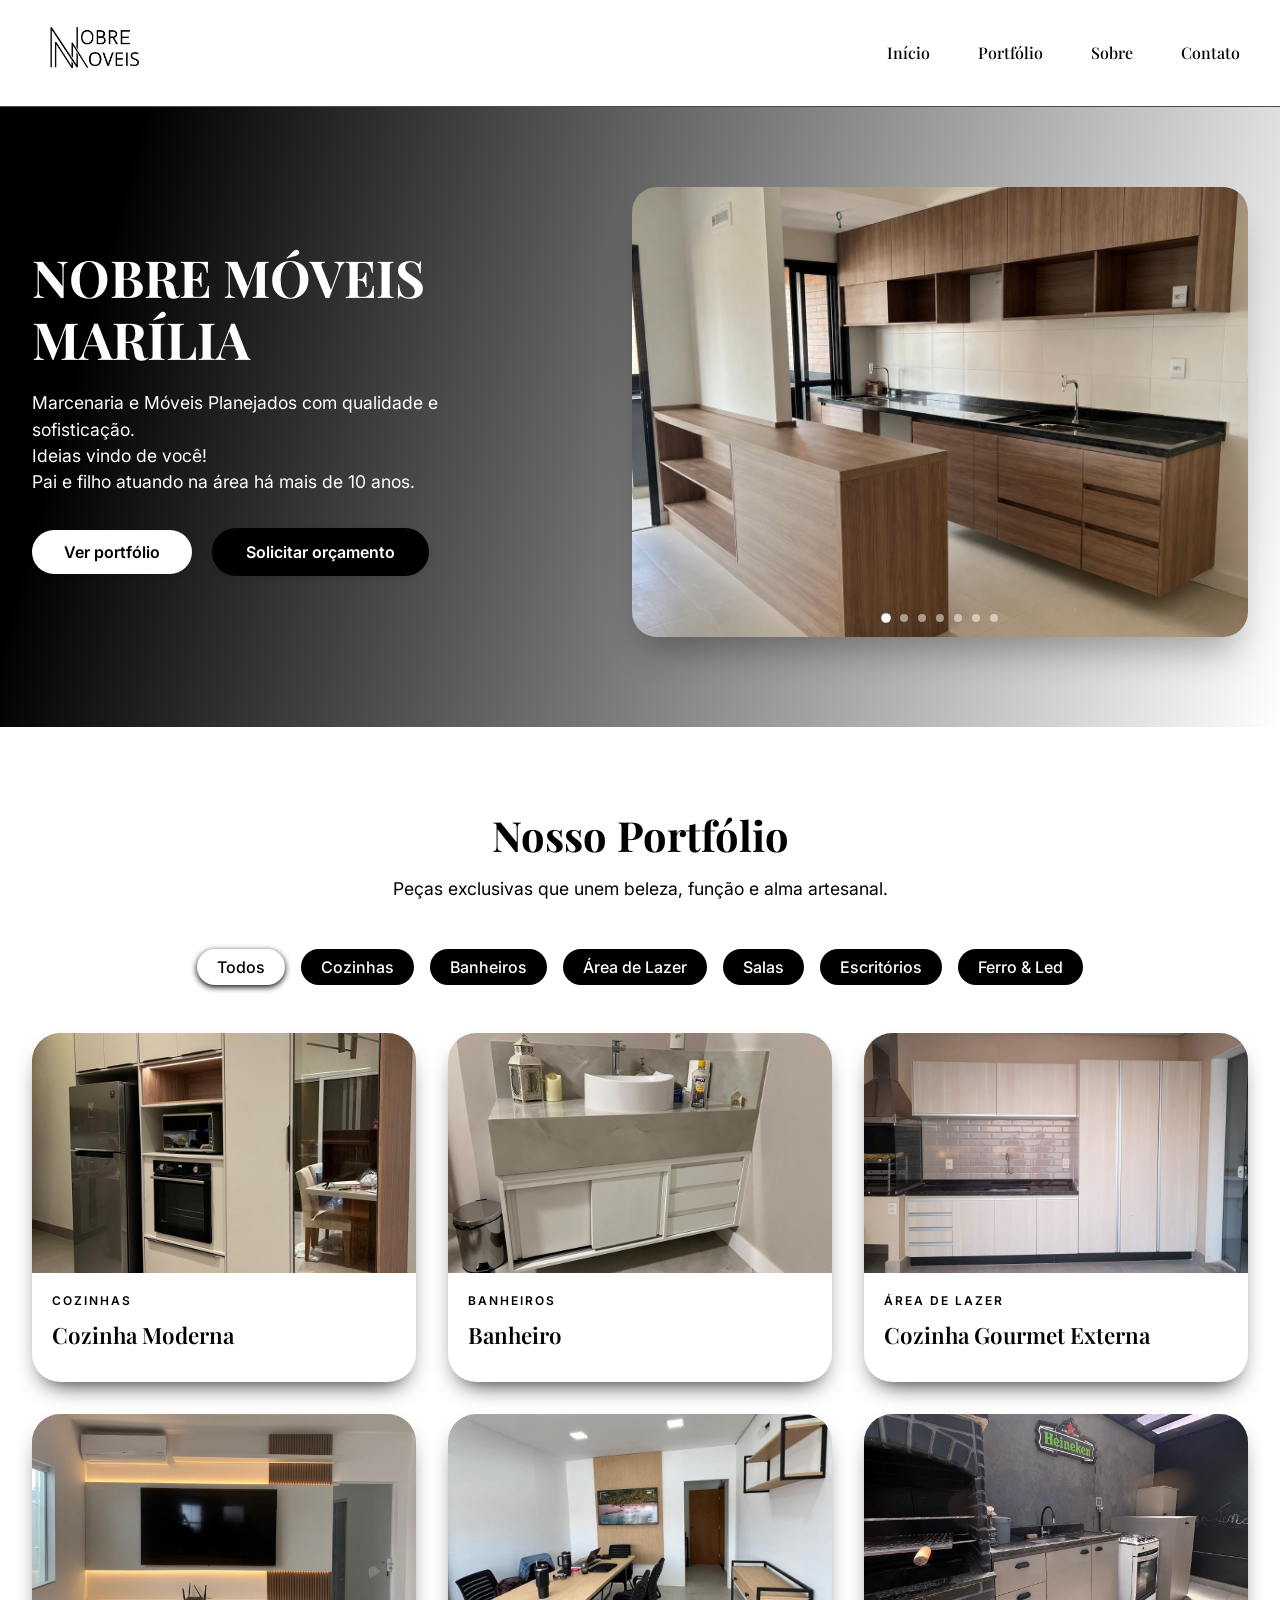
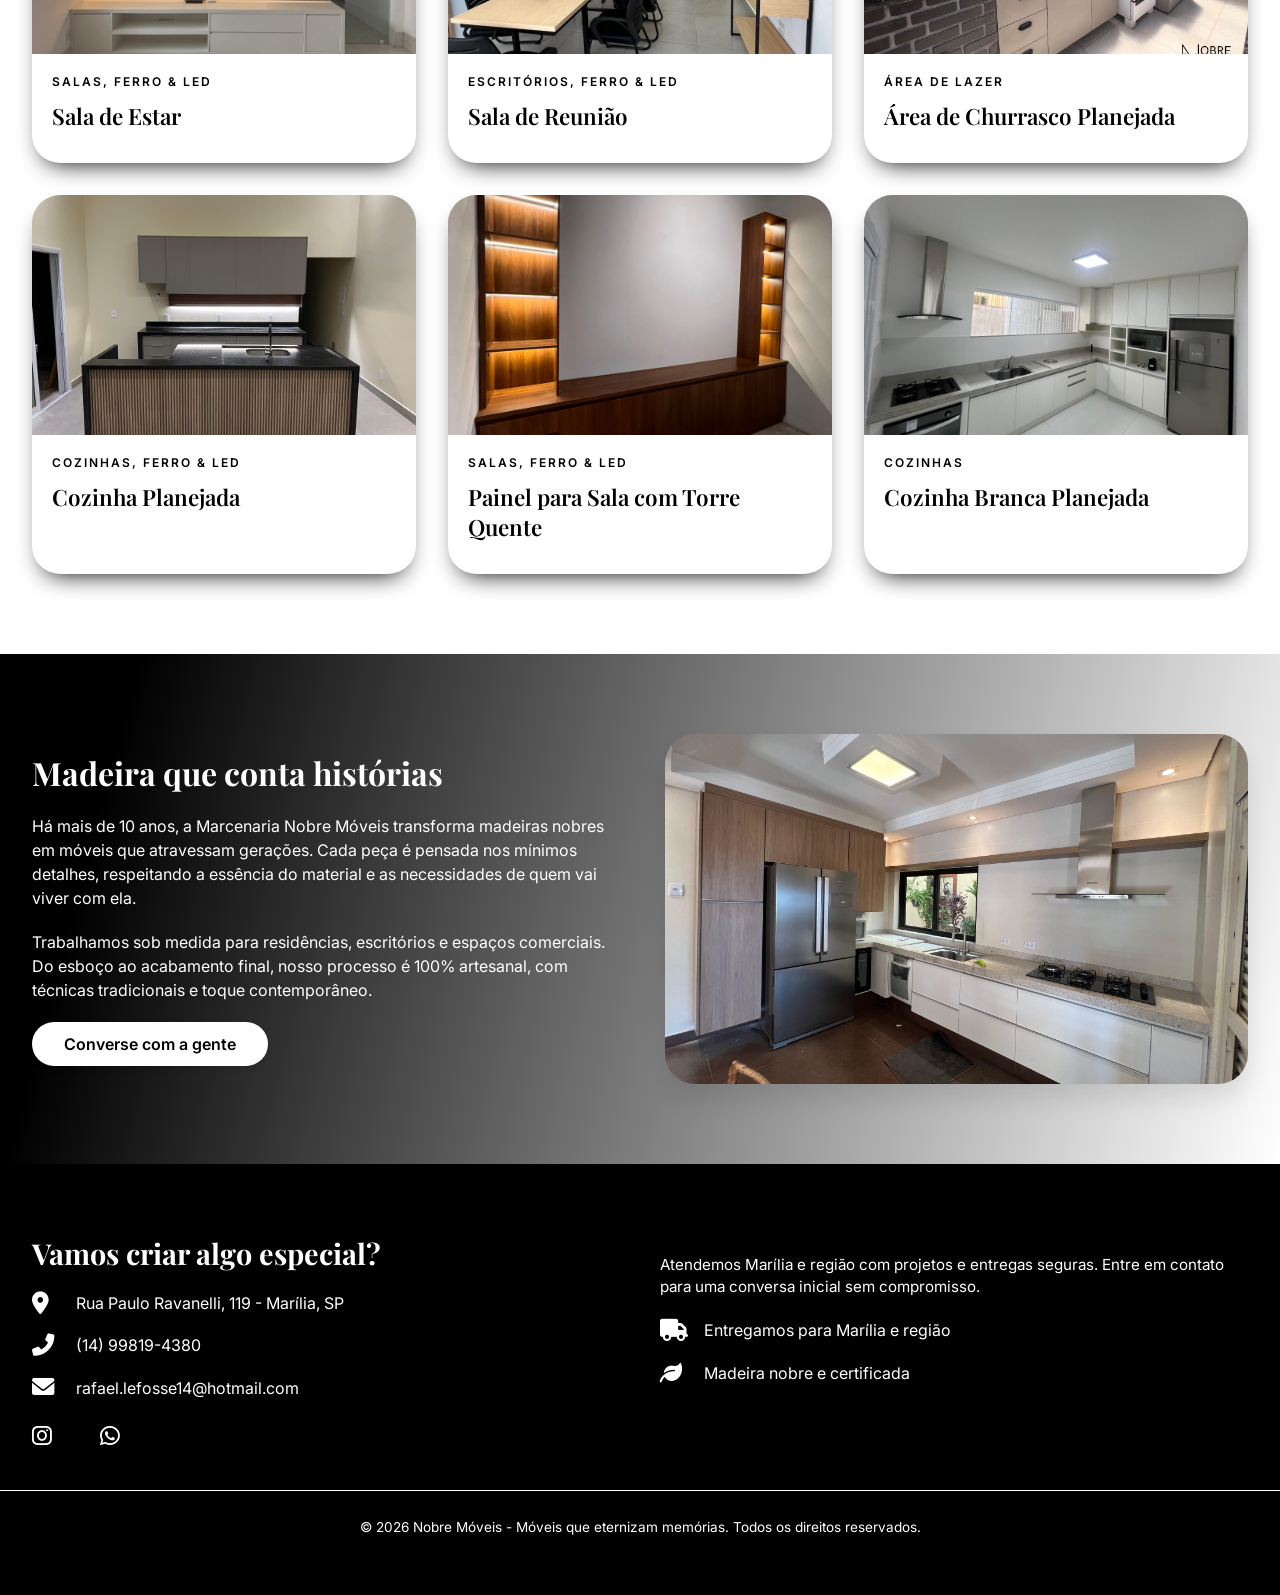
<file: index.html>
<!DOCTYPE html>
<html lang="pt-BR">

<head>
    <meta charset="UTF-8">
    <meta name="viewport" content="width=device-width, initial-scale=1.0">
    <title>Nobre Móveis | Marcenaria</title>
    <link rel="icon" href="./icone.jpeg" type="image/x-icon">
    <link
        href="https://fonts.googleapis.com/css2?family=Inter:opsz,wght@14..32,300;14..32,400;14..32,500;14..32,600;14..32,700&family=Playfair+Display:ital,wght@0,400;0,500;0,600;1,400&display=swap"
        rel="stylesheet">
    <link rel="stylesheet" href="https://cdnjs.cloudflare.com/ajax/libs/font-awesome/6.0.0-beta3/css/all.min.css">
    <link rel="stylesheet" href="style.css">
</head>

<body>

    <header>
        <div class="container nav-bar">
            <div class="logo"> <img src="./logo.jpeg" alt="logo"></span></div>
            <div class="menu-toggle" id="mobile-menu">
                <i class="fas fa-bars"></i>
            </div>
            <ul class="nav-links" id="nav-links">
                <li><a href="#home">Início</a></li>
                <li><a href="#portfolio">Portfólio</a></li>
                <li><a href="#sobre">Sobre</a></li>
                <li><a href="#contato">Contato</a></li>
            </ul>
        </div>
    </header>

    <section id="home" class="hero">
        <div class="container hero-grid">
            <div class="hero-text">
                <h1 class="hero-title">NOBRE MÓVEIS <br> MARÍLIA</h1>
                <p class="hero-desc">Marcenaria e Móveis Planejados com qualidade e sofisticação. <br> Ideias vindo de
                    você! <br> Pai e filho atuando na área há mais de 10 anos.</p>
                <div>
                    <a href="#portfolio" class="btn">Ver portfólio</a>
                    <a href="#contato" class="btn btn-outline">Solicitar orçamento</a>
                </div>
            </div>
            <div class="hero-img">
                <img id="heroFoto" src="Fotos/home.jpeg" alt="Nobre Móveis">
                <div class="hero-dots" id="heroDots"></div>
            </div>
        </div>
    </section>

    <section id="portfolio" class="portfolio">
        <div class="container">
            <h2 class="section-title">Nosso Portfólio</h2>
            <p class="section-sub">Peças exclusivas que unem beleza, função e alma artesanal.</p>

            <div class="filter-buttons">
                <button class="filter-btn active" data-filter="all">Todos</button>
                <button class="filter-btn" data-filter="cozinha">Cozinhas</button>
                <button class="filter-btn" data-filter="banheiro">Banheiros</button>
                <button class="filter-btn" data-filter="area">Área de Lazer</button>
                <button class="filter-btn" data-filter="sala">Salas</button>
                <button class="filter-btn" data-filter="escritorio">Escritórios</button>
                <button class="filter-btn" data-filter="ferro">Ferro & Led</button>
            </div>

            <div class="gallery" id="gallery-container">
            </div>
        </div>
    </section>

    <section id="sobre" class="about">
        <div class="container about-grid">
            <div class="about-text">
                <h3>Madeira que conta histórias</h3>
                <p>Há mais de 10 anos, a Marcenaria Nobre Móveis transforma madeiras nobres em móveis que atravessam
                    gerações. Cada peça é pensada nos mínimos detalhes, respeitando a essência do material e as
                    necessidades de quem vai viver com ela.</p>
                <p>Trabalhamos sob medida para residências, escritórios e espaços comerciais. Do esboço ao acabamento
                    final, nosso processo é 100% artesanal, com técnicas tradicionais e toque contemporâneo.</p>
                <a href="#contato" class="btn" style="background:#ffffff;">Converse com a gente</a>
            </div>
            <div class="about-img"></div>
        </div>
    </section>

    <footer id="contato" class="contact">
        <div class="container contact-grid">
            <div class="contact-info">
                <h3 style="font-size: 1.8rem; margin-bottom: 20px;">Vamos criar algo especial?</h3>
                <p><i class="fas fa-map-marker-alt"></i> Rua Paulo Ravanelli, 119 - Marília, SP</p>
                <p><i class="fas fa-phone-alt"></i> (14) 99819-4380</p>
                <p><i class="fas fa-envelope"></i> rafael.lefosse14@hotmail.com</p>
                <div class="social-links">
                    <a href="https://www.instagram.com/nobremoveismarilia/"><i class="fab fa-instagram"></i></a>
                    <a href="https://wa.me/5514998194380"><i class="fab fa-whatsapp"></i></a>
                </div>
            </div>
            <div class="contact-info">
                <p style="font-size: 0.95rem; line-height: 1.5;">Atendemos Marília e região com projetos e entregas
                    seguras. Entre em contato para uma conversa inicial sem compromisso.</p>
                <p style="margin-top: 20px;"><i class="fas fa-truck"></i> Entregamos para Marília e região</p>
                <p><i class="fas fa-leaf"></i> Madeira nobre e certificada</p>
            </div>
        </div>
        <div class="copyright container">
            <p>&copy; 2026 Nobre Móveis - Móveis que eternizam memórias. Todos os direitos reservados.</p>
        </div>
    </footer>

    <script src="script.js"></script>
</body>

</html>
</file>
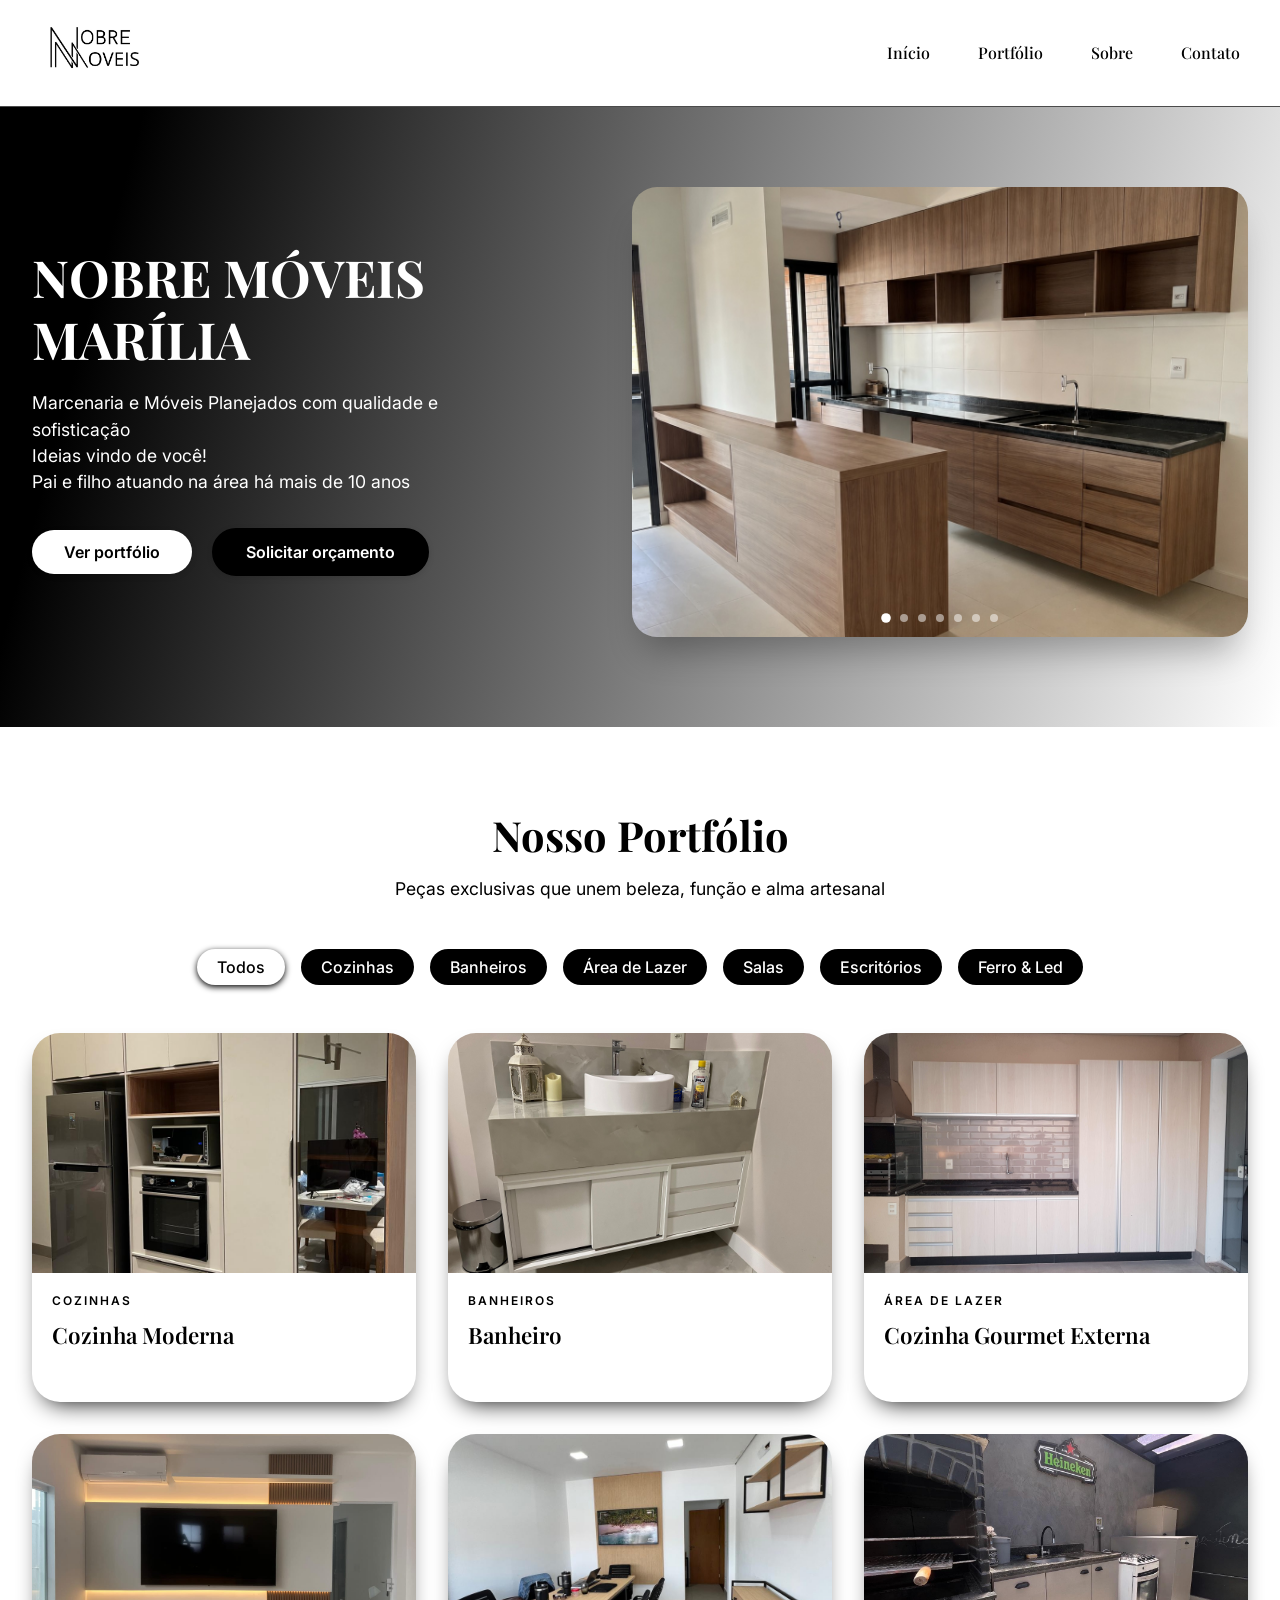
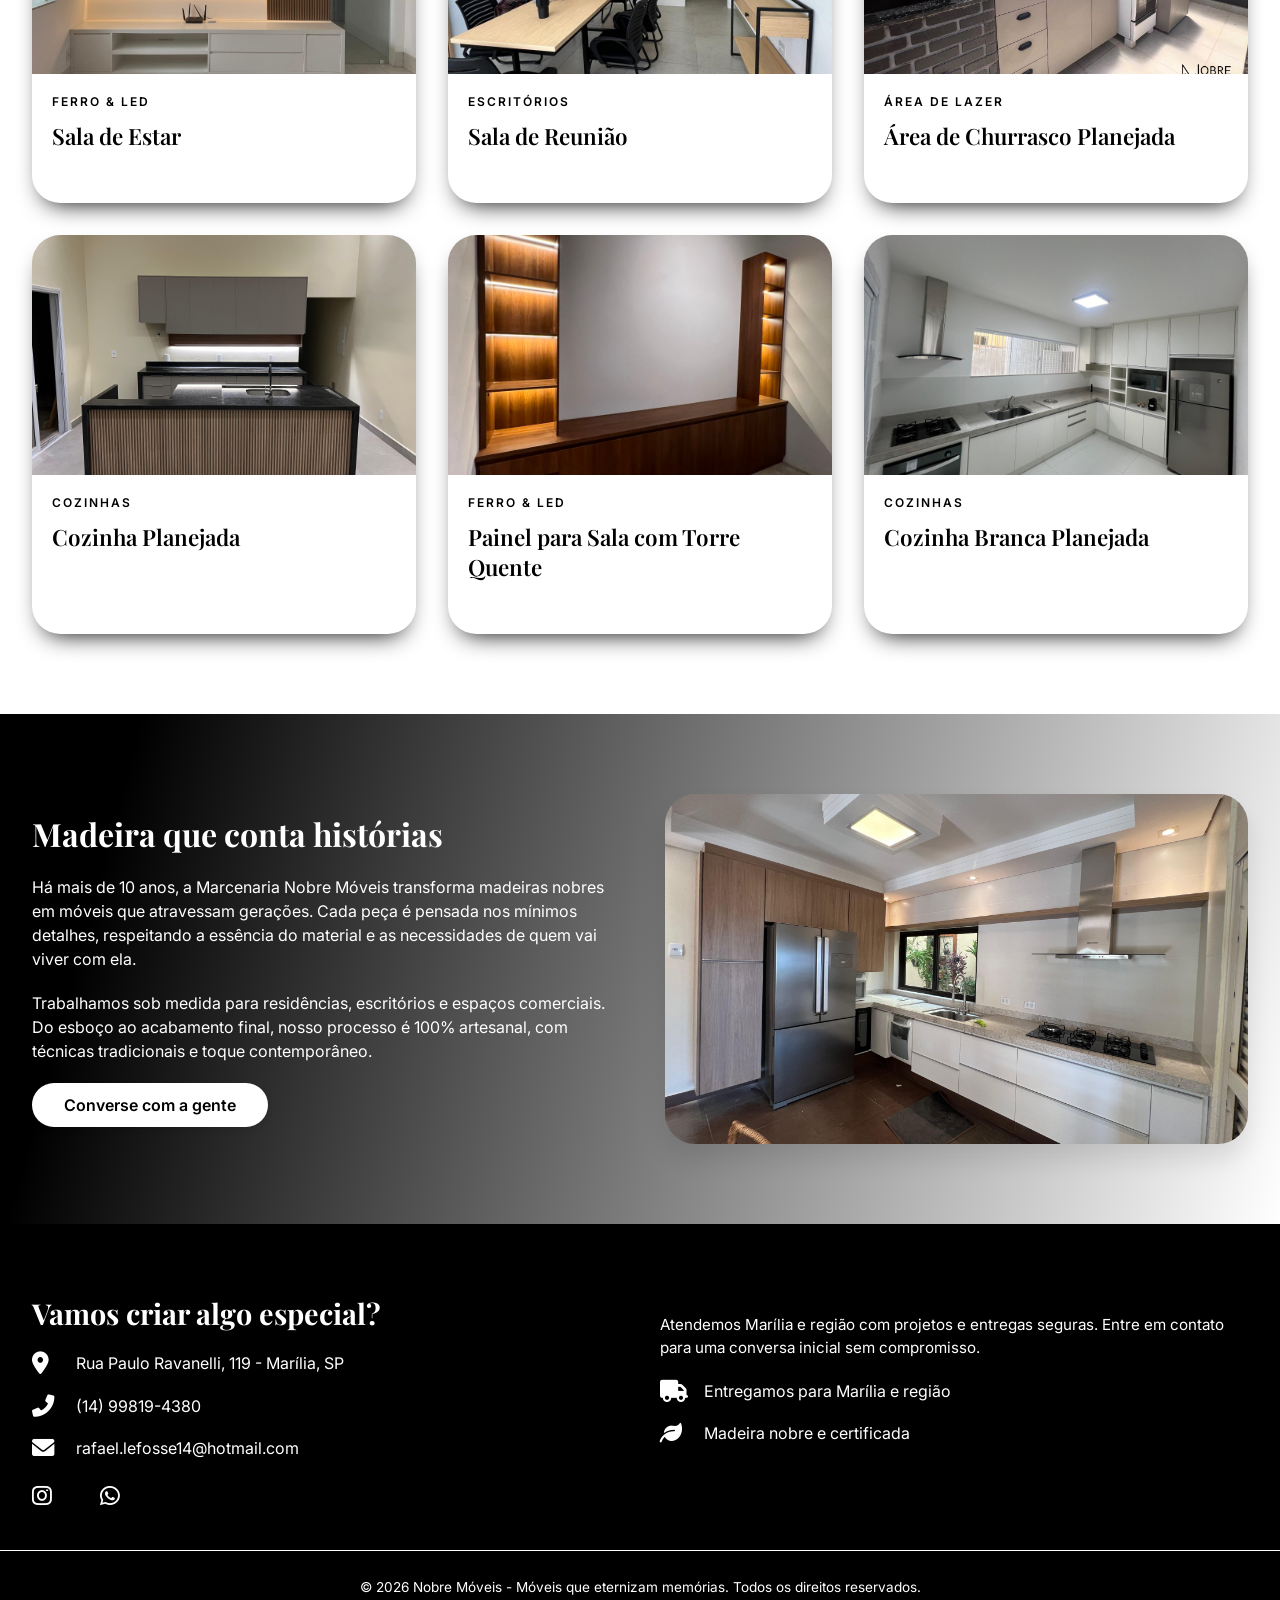
<file: nobre.html>
<!DOCTYPE html>
<html lang="pt-BR">

<head>
    <meta charset="UTF-8">
    <meta name="viewport" content="width=device-width, initial-scale=1.0, user-scalable=yes">
    <title>Nobre Móveis | Marcenaria</title>
    <link
        href="https://fonts.googleapis.com/css2?family=Inter:opsz,wght@14..32,300;14..32,400;14..32,500;14..32,600;14..32,700&family=Playfair+Display:ital,wght@0,400;0,500;0,600;1,400&display=swap"
        rel="stylesheet">
    <link rel="stylesheet" href="https://cdnjs.cloudflare.com/ajax/libs/font-awesome/6.0.0-beta3/css/all.min.css">
    <link rel="stylesheet" href="nobre.css">
</head>

<body>

    <header>
        <div class="container nav-bar">
            <div class="logo"> <img src="./logo.jpeg" alt="logo"></span></div>
            <div class="menu-toggle" id="mobile-menu">
                <i class="fas fa-bars"></i>
            </div>
            <ul class="nav-links" id="nav-links">
                <li><a href="#home">Início</a></li>
                <li><a href="#portfolio">Portfólio</a></li>
                <li><a href="#sobre">Sobre</a></li>
                <li><a href="#contato">Contato</a></li>
            </ul>
        </div>
    </header>

    <section id="home" class="hero">
        <div class="container hero-grid">
            <div class="hero-text">
                <h1 class="hero-title">NOBRE MÓVEIS <br> MARÍLIA</h1>
                <p class="hero-desc">Marcenaria e Móveis Planejados com qualidade e sofisticação <br> Ideias vindo de
                    você! <br> Pai e filho atuando na área há mais de 10 anos</p>
                <div>
                    <a href="#portfolio" class="btn">Ver portfólio</a>
                    <a href="#contato" class="btn btn-outline">Solicitar orçamento</a>
                </div>
            </div>
            <div class="hero-img">
                <img id="heroFoto" src="Fotos/home.jpeg" alt="Nobre Móveis">
                <div class="hero-dots" id="heroDots"></div>
            </div>
        </div>
    </section>

    <section id="portfolio" class="portfolio">
        <div class="container">
            <h2 class="section-title">Nosso Portfólio</h2>
            <p class="section-sub">Peças exclusivas que unem beleza, função e alma artesanal</p>

            <div class="filter-buttons">
                <button class="filter-btn active" data-filter="all">Todos</button>
                <button class="filter-btn" data-filter="cozinha">Cozinhas</button>
                <button class="filter-btn" data-filter="banheiro">Banheiros</button>
                <button class="filter-btn" data-filter="area">Área de Lazer</button>
                <button class="filter-btn" data-filter="sala">Salas</button>
                <button class="filter-btn" data-filter="escritorio">Escritórios</button>
                <button class="filter-btn" data-filter="ferro">Ferro & Led</button>
            </div>

            <div class="gallery" id="gallery-container">
            </div>
        </div>
    </section>

    <section id="sobre" class="about">
        <div class="container about-grid">
            <div class="about-text">
                <h3>Madeira que conta histórias</h3>
                <p>Há mais de 10 anos, a Marcenaria Nobre Móveis transforma madeiras nobres em móveis que atravessam
                    gerações. Cada peça é pensada nos mínimos detalhes, respeitando a essência do material e as
                    necessidades de quem vai viver com ela.</p>
                <p>Trabalhamos sob medida para residências, escritórios e espaços comerciais. Do esboço ao acabamento
                    final, nosso processo é 100% artesanal, com técnicas tradicionais e toque contemporâneo.</p>
                <a href="#contato" class="btn" style="background:#ffffff;">Converse com a gente</a>
            </div>
            <div class="about-img"></div>
        </div>
    </section>

    <footer id="contato" class="contact">
        <div class="container contact-grid">
            <div class="contact-info">
                <h3 style="font-size: 1.8rem; margin-bottom: 20px;">Vamos criar algo especial?</h3>
                <p><i class="fas fa-map-marker-alt"></i> Rua Paulo Ravanelli, 119 - Marília, SP</p>
                <p><i class="fas fa-phone-alt"></i> (14) 99819-4380</p>
                <p><i class="fas fa-envelope"></i> rafael.lefosse14@hotmail.com</p>
                <div class="social-links">
                    <a href="https://www.instagram.com/nobremoveismarilia/"><i class="fab fa-instagram"></i></a>
                    <a href="https://wa.me/5514998194380"><i class="fab fa-whatsapp"></i></a>
                </div>
            </div>
            <div class="contact-info">
                <p style="font-size: 0.95rem; line-height: 1.5;">Atendemos Marília e região com projetos e entregas
                    seguras. Entre em contato para uma conversa inicial sem compromisso.</p>
                <p style="margin-top: 20px;"><i class="fas fa-truck"></i> Entregamos para Marília e região</p>
                <p><i class="fas fa-leaf"></i> Madeira nobre e certificada</p>
            </div>
        </div>
        <div class="copyright container">
            <p>&copy; 2026 Nobre Móveis - Móveis que eternizam memórias. Todos os direitos reservados.</p>
        </div>
    </footer>

    <script src="nobre.js"></script>
</body>

</html>
</file>
<file: style.css>
* {
    margin: 0;
    padding: 0;
    box-sizing: border-box;
}

body {
    font-family: 'Inter', sans-serif;
    background-color: #ffffff;
    color: #000000;
    scroll-behavior: smooth;
}

.logo img{
    width: 120px;
    height: auto;
}

h1, h2, h3, h4, .logo, .nav-links a, .hero-title, .section-title {
    font-family: 'Playfair Display', serif;
}

.container {
    max-width: 1280px;
    margin: 0 auto;
    padding: 0 32px;
}

header {
    background: #ffffff;
    backdrop-filter: blur(12px);
    position: sticky;
    top: 0;
    z-index: 100;
    padding: 16px 0;
    border-bottom: 1px solid #4b4b4b;
}

.nav-bar {
    display: flex;
    justify-content: space-between;
    align-items: center;
    flex-wrap: wrap;
}

.logo {
    font-size: 1.9rem;
    font-weight: 600;
    letter-spacing: -0.5px;
    color: #000000;
}

.logo span {
    color: #000000;
    font-weight: 700;
}

.nav-links {
    display: flex;
    gap: 2rem;
    list-style: none;
}

.nav-links a {
    text-decoration: none;
    color: #000000;
    font-weight: 500;
    transition: 0.2s ease;
    font-size: 1rem;
    cursor: pointer;
    padding: 0.2rem 0.5rem;
}

.nav-links a:hover {
    color: #4b4b4b;
    }

.menu-toggle {
    display: none;
    font-size: 1.8rem;
    color: #ffffff;
    cursor: pointer;
}

.hero {
    background: linear-gradient(105deg, #000000 0%, #000000 10%, #ffffff 100%);
    color: #ffffff;
    padding: 80px 0 90px;
}

.hero-grid {
    display: flex;
    align-items: center;
    justify-content: space-between;
    gap: 40px;
    flex-wrap: wrap;
}

.hero-text {
    flex: 1;
}

.hero-title {
    font-size: 3.2rem;
    line-height: 1.2;
    margin-bottom: 20px;
}

.hero-title i {
    color: #000000;
    font-style: normal;
}

.hero-desc {
    font-size: 1.1rem;
    line-height: 1.5;
    color: #ffffff;
    margin-bottom: 32px;
    max-width: 500px;
}

.btn {
    display: inline-block;
    background-color: #ffffff;
    color: #000000;
    padding: 12px 32px;
    border-radius: 40px;
    text-decoration: none;
    font-weight: 600;
    transition: 0.25s;
    box-shadow: 0 2px 6px rgba(0,0,0,0.1);
}

.btn-outline {
    background: black;
    border: 2px solid #000000;
    color: #ffffff;
    margin-left: 16px;
}

.btn:hover {
    background-color: #ffffff;
    transform: translateY(-3px);
    color: #000000;
    
}

.btn-outline:hover {
    background: #000000;
    color: #ffffff;
}

.hero-img {
    flex: 1.1;
    height: 450px;
    border-radius: 25px;
    overflow: hidden;
    box-shadow: 0 25px 35px -12px rgba(0,0,0,0.3);
}

.hero-img img {
    width: 100%;
    height: 100%;
    object-fit: cover;
    display: block;
}

.hero-img{
    position: relative;
}

.hero-dots{
    position: absolute;
    bottom: 15px;
    left: 50%;
    transform: translateX(-50%);
    display: flex;
    gap: 10px;
}

.hero-dot{
    width: 8px;
    height: 8px;
    border-radius: 50%;
    background: rgba(255,255,255,.5);
    cursor: pointer;
    transition: .3s;
}

.hero-dot.active{
    background: white;
    transform: scale(1.2);
}

.portfolio {
    padding: 80px 0;
    background: #ffffff;
}

.section-title {
    text-align: center;
    font-size: 2.6rem;
    margin-bottom: 16px;
    color: #000000;
}

.section-sub {
    text-align: center;
    color: #000000;
    margin-bottom: 50px;
    font-size: 1.1rem;
}

.filter-buttons {
    display: flex;
    justify-content: center;
    gap: 16px;
    flex-wrap: wrap;
    margin-bottom: 48px;
}

.filter-btn {
    background: none;
    border: none;
    font-size: 1rem;
    font-weight: 500;
    padding: 8px 20px;
    border-radius: 30px;
    cursor: pointer;
    background: #000000;
    color: #ffffff;
    transition: 0.2s;
    font-family: 'Inter', sans-serif;
}

.filter-btn.active,
.filter-btn:hover {
    background: hsl(0, 0%, 100%);
    color: #000000;
    box-shadow: 0 2px 6px rgb(0, 0, 0);
}

.gallery {
    display: grid;
    grid-template-columns: repeat(auto-fill, minmax(320px, 1fr));
    gap: 32px;
}

.card {
    background: rgb(255, 255, 255);
    border-radius: 28px;
    overflow: hidden;
    box-shadow: 0 12px 24px -12px rgb(0, 0, 0);
    transition: all 0.3s ease;
    cursor: pointer;
}

.card:hover {
    transform: translateY(-6px) scale(1.1);
    box-shadow: 0 25px 30px -12px rgb(0, 0, 0);
}

.card-img {
    width: 100%;
    height: 240px;
    object-fit: cover;
    background-color: #000000;
    display: block;
}

.card-content {
    padding: 20px 20px 24px;
}

.card-category {
    font-size: 0.75rem;
    text-transform: uppercase;
    letter-spacing: 2px;
    color: #000000;
    font-weight: 600;
}

.card-title {
    font-size: 1.4rem;
    margin: 12px 0 8px;
    font-weight: 600;
}

.card-desc {
    color: #ffffff;
    font-size: 0.9rem;
    line-height: 1.4;
}

.about {
    background: linear-gradient(105deg, #000000 0%, #000000 10%, #ffffff 100%);
    color: #ffffff;
    padding: 80px 0;
}

.about-grid {
    display: flex;
    gap: 50px;
    align-items: center;
    flex-wrap: wrap;
}

.about-text {
    flex: 1;
}

.about-text h3 {
    font-size: 2rem;
    margin-bottom: 20px;
}

.about-text p {
    margin-bottom: 20px;
    line-height: 1.5;
    color: #ffffff;
}

.about-img {
    flex: 1;
    background: url('Fotos/sobre.jpeg') no-repeat center center/cover;
    border-radius: 30px;
    min-height: 350px;
    box-shadow: 0 15px 25px rgba(0,0,0,0.1);
}

.contact {
    padding: 70px 0 40px;
    background: #000000;
    color: #ffffff;
}

.contact-grid {
    display: flex;
    flex-wrap: wrap;
    gap: 40px;
    justify-content: space-between;
}

.contact-info {
    flex: 1;
}

.contact-info i {
    color: #ffffff;
    width: 32px;
    font-size: 1.4rem;
    margin-right: 12px;
}

.contact-info p {
    margin: 20px 0;
    display: flex;
    align-items: center;
}

.social-links a {
    color: #ffffff;
    font-size: 1.6rem;
    margin-right: 20px;
    transition: 0.2s;
}

.social-links a:hover {
    color: #000000;
}

.copyright {
    text-align: center;
    padding: 28px 0 20px;
    border-top: 1px solid #ffffff;
    margin-top: 40px;
    font-size: 0.85rem;
    color: #ffffff;
}

@media (max-width: 900px) {
    .hero-title {
        font-size: 2.4rem;
    }
    .nav-links {
        position: fixed;
        top: 70px;
        left: -100%;
        background: #000000f2;
        backdrop-filter: blur(16px);
        width: 70%;
        height: calc(100vh - 70px);
        flex-direction: column;
        align-items: center;
        justify-content: center;
        gap: 2rem;
        transition: 0.3s ease;
        border-radius: 0 20px 20px 0;
        z-index: 99;
    }
    .nav-links.active {
        left: 0;
    }
    .menu-toggle {
        display: block;
    }
    .btn-outline {
        margin-left: 0;
        margin-top: 12px;
    }
    .hero-grid .btn {
        display: inline-block;
        margin-bottom: 10px;
    }
}

@media (max-width: 600px) {
    .container {
        padding: 0 20px;
    }
    .gallery {
        flex-direction: column;
        grid-template-columns: 1fr;
    }
    .hero-img, .about-img {
        min-height: 220px;
    }
    .section-title {
        font-size: 2rem;
    }
}

.card-image-container {
    position: relative;
    width: 100%;
}

/* SETINHAS */
.card-arrow {
    position: absolute;
    top: 50%;
    transform: translateY(-50%);
    background: rgba(0, 0, 0, 0.5);
    color: white;
    border: none;
    border-radius: 50%;
    width: 35px;
    height: 35px;
    cursor: pointer;
    font-size: 18px;
    z-index: 2;

    opacity: 0;
    transition: opacity 0.3s ease;
}

.card-arrow-prev {
    left: 10px;
}

.card-arrow-next {
    right: 10px;
}


/* BOLINHAS */
.card-dots {
    position: absolute;
    bottom: 10px;
    left: 50%;
    transform: translateX(-50%);
    display: flex;
    gap: 6px;
    z-index: 2;

    opacity: 0;
    transition: opacity 0.3s ease;
}


/* MOSTRA SETINHAS E BOLINHAS AO PASSAR O MOUSE */
.card-image-container:hover .card-arrow,
.card-image-container:hover .card-dots {
    opacity: 1;
}


/* EFEITO AO PASSAR NA SETINHA */
.card-arrow:hover {
    background: rgba(0, 0, 0, 0.8);
}


/* BOLINHAS */
.card-dot {
    width: 8px;
    height: 8px;
    background: white;
    border-radius: 50%;
    cursor: pointer;
    opacity: 0.6;
}

.card-dot.active {
    opacity: 1;
    transform: scale(1.2);
}
</file>
<file: nobre.css>
* {
    margin: 0;
    padding: 0;
    box-sizing: border-box;
}

body {
    font-family: 'Inter', sans-serif;
    background-color: #ffffff;
    color: #000000;
    scroll-behavior: smooth;
}

.logo img{
    width: 120px;
    height: auto;
}

h1, h2, h3, h4, .logo, .nav-links a, .hero-title, .section-title {
    font-family: 'Playfair Display', serif;
}

.container {
    max-width: 1280px;
    margin: 0 auto;
    padding: 0 32px;
}

header {
    background: #ffffff;
    backdrop-filter: blur(12px);
    position: sticky;
    top: 0;
    z-index: 100;
    padding: 16px 0;
    border-bottom: 1px solid #4b4b4b;
}

.nav-bar {
    display: flex;
    justify-content: space-between;
    align-items: center;
    flex-wrap: wrap;
}

.logo {
    font-size: 1.9rem;
    font-weight: 600;
    letter-spacing: -0.5px;
    color: #000000;
}

.logo span {
    color: #000000;
    font-weight: 700;
}

.nav-links {
    display: flex;
    gap: 2rem;
    list-style: none;
}

.nav-links a {
    text-decoration: none;
    color: #000000;
    font-weight: 500;
    transition: 0.2s ease;
    font-size: 1rem;
    cursor: pointer;
    padding: 0.2rem 0.5rem;
}

.nav-links a:hover {
    color: #4b4b4b;
    }

.menu-toggle {
    display: none;
    font-size: 1.8rem;
    color: #ffffff;
    cursor: pointer;
}

.hero {
    background: linear-gradient(105deg, #000000 0%, #000000 10%, #ffffff 100%);
    color: #ffffff;
    padding: 80px 0 90px;
}

.hero-grid {
    display: flex;
    align-items: center;
    justify-content: space-between;
    gap: 40px;
    flex-wrap: wrap;
}

.hero-text {
    flex: 1;
}

.hero-title {
    font-size: 3.2rem;
    line-height: 1.2;
    margin-bottom: 20px;
}

.hero-title i {
    color: #000000;
    font-style: normal;
}

.hero-desc {
    font-size: 1.1rem;
    line-height: 1.5;
    color: #ffffff;
    margin-bottom: 32px;
    max-width: 500px;
}

.btn {
    display: inline-block;
    background-color: #ffffff;
    color: #000000;
    padding: 12px 32px;
    border-radius: 40px;
    text-decoration: none;
    font-weight: 600;
    transition: 0.25s;
    box-shadow: 0 2px 6px rgba(0,0,0,0.1);
}

.btn-outline {
    background: black;
    border: 2px solid #000000;
    color: #ffffff;
    margin-left: 16px;
}

.btn:hover {
    background-color: #ffffff;
    transform: translateY(-3px);
    color: #000000;
    
}

.btn-outline:hover {
    background: #000000;
    color: #ffffff;
}

.hero-img {
    flex: 1.1;
    height: 450px;
    border-radius: 25px;
    overflow: hidden;
    box-shadow: 0 25px 35px -12px rgba(0,0,0,0.3);
}

.hero-img img {
    width: 100%;
    height: 100%;
    object-fit: cover;
    display: block;
}

.hero-img{
    position: relative;
}

.hero-dots{
    position: absolute;
    bottom: 15px;
    left: 50%;
    transform: translateX(-50%);
    display: flex;
    gap: 10px;
}

.hero-dot{
    width: 8px;
    height: 8px;
    border-radius: 50%;
    background: rgba(255,255,255,.5);
    cursor: pointer;
    transition: .3s;
}

.hero-dot.active{
    background: white;
    transform: scale(1.2);
}

.portfolio {
    padding: 80px 0;
    background: #ffffff;
}

.section-title {
    text-align: center;
    font-size: 2.6rem;
    margin-bottom: 16px;
    color: #000000;
}

.section-sub {
    text-align: center;
    color: #000000;
    margin-bottom: 50px;
    font-size: 1.1rem;
}

.filter-buttons {
    display: flex;
    justify-content: center;
    gap: 16px;
    flex-wrap: wrap;
    margin-bottom: 48px;
}

.filter-btn {
    background: none;
    border: none;
    font-size: 1rem;
    font-weight: 500;
    padding: 8px 20px;
    border-radius: 30px;
    cursor: pointer;
    background: #000000;
    color: #ffffff;
    transition: 0.2s;
    font-family: 'Inter', sans-serif;
}

.filter-btn.active,
.filter-btn:hover {
    background: hsl(0, 0%, 100%);
    color: #000000;
    box-shadow: 0 2px 6px rgb(0, 0, 0);
}

.gallery {
    display: grid;
    grid-template-columns: repeat(auto-fill, minmax(320px, 1fr));
    gap: 32px;
}

.card {
    background: rgb(255, 255, 255);
    border-radius: 28px;
    overflow: hidden;
    box-shadow: 0 12px 24px -12px rgb(0, 0, 0);
    transition: all 0.3s ease;
    cursor: pointer;
}

.card:hover {
    transform: translateY(-6px);
    box-shadow: 0 25px 30px -12px rgb(0, 0, 0);
}

.card-img {
    width: 100%;
    height: 240px;
    object-fit: cover;
    background-color: #000000;
    display: block;
}

.card-content {
    padding: 20px 20px 24px;
}

.card-category {
    font-size: 0.75rem;
    text-transform: uppercase;
    letter-spacing: 2px;
    color: #000000;
    font-weight: 600;
}

.card-title {
    font-size: 1.4rem;
    margin: 12px 0 8px;
    font-weight: 600;
}

.card-desc {
    color: #ffffff;
    font-size: 0.9rem;
    line-height: 1.4;
}

.about {
    background: linear-gradient(105deg, #000000 0%, #000000 10%, #ffffff 100%);
    color: #ffffff;
    padding: 80px 0;
}

.about-grid {
    display: flex;
    gap: 50px;
    align-items: center;
    flex-wrap: wrap;
}

.about-text {
    flex: 1;
}

.about-text h3 {
    font-size: 2rem;
    margin-bottom: 20px;
}

.about-text p {
    margin-bottom: 20px;
    line-height: 1.5;
    color: #ffffff;
}

.about-img {
    flex: 1;
    background: url('Fotos/sobre.jpeg') no-repeat center center/cover;
    border-radius: 30px;
    min-height: 350px;
    box-shadow: 0 15px 25px rgba(0,0,0,0.1);
}

.contact {
    padding: 70px 0 40px;
    background: #000000;
    color: #ffffff;
}

.contact-grid {
    display: flex;
    flex-wrap: wrap;
    gap: 40px;
    justify-content: space-between;
}

.contact-info {
    flex: 1;
}

.contact-info i {
    color: #ffffff;
    width: 32px;
    font-size: 1.4rem;
    margin-right: 12px;
}

.contact-info p {
    margin: 20px 0;
    display: flex;
    align-items: center;
}

.social-links a {
    color: #ffffff;
    font-size: 1.6rem;
    margin-right: 20px;
    transition: 0.2s;
}

.social-links a:hover {
    color: #000000;
}

.copyright {
    text-align: center;
    padding: 28px 0 20px;
    border-top: 1px solid #ffffff;
    margin-top: 40px;
    font-size: 0.85rem;
    color: #ffffff;
}

@media (max-width: 900px) {
    .hero-title {
        font-size: 2.4rem;
    }
    .nav-links {
        position: fixed;
        top: 70px;
        left: -100%;
        background: #000000f2;
        backdrop-filter: blur(16px);
        width: 70%;
        height: calc(100vh - 70px);
        flex-direction: column;
        align-items: center;
        justify-content: center;
        gap: 2rem;
        transition: 0.3s ease;
        border-radius: 0 20px 20px 0;
        z-index: 99;
    }
    .nav-links.active {
        left: 0;
    }
    .menu-toggle {
        display: block;
    }
    .btn-outline {
        margin-left: 0;
        margin-top: 12px;
    }
    .hero-grid .btn {
        display: inline-block;
        margin-bottom: 10px;
    }
}

@media (max-width: 600px) {
    .container {
        padding: 0 20px;
    }
    .gallery {
        grid-template-columns: 1fr;
    }
    .hero-img, .about-img {
        min-height: 220px;
    }
    .section-title {
        font-size: 2rem;
    }
}
</file>
